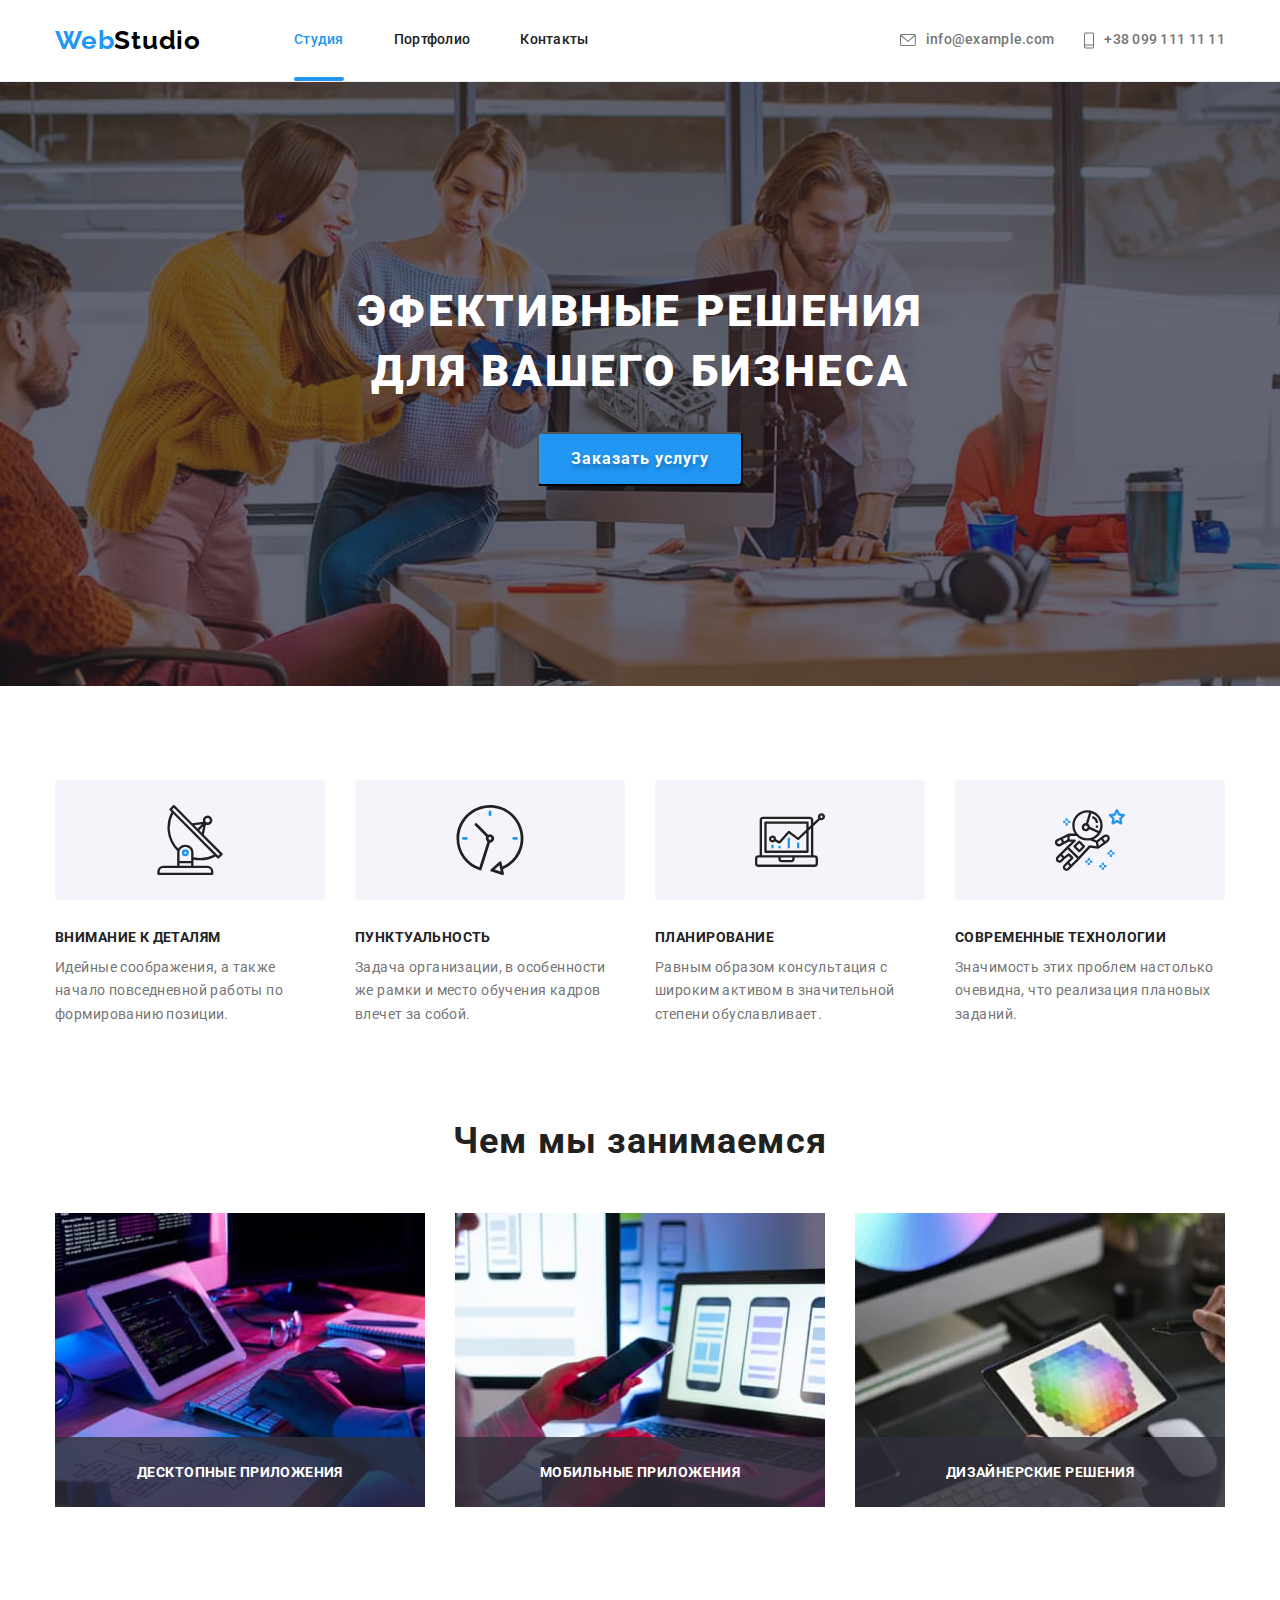
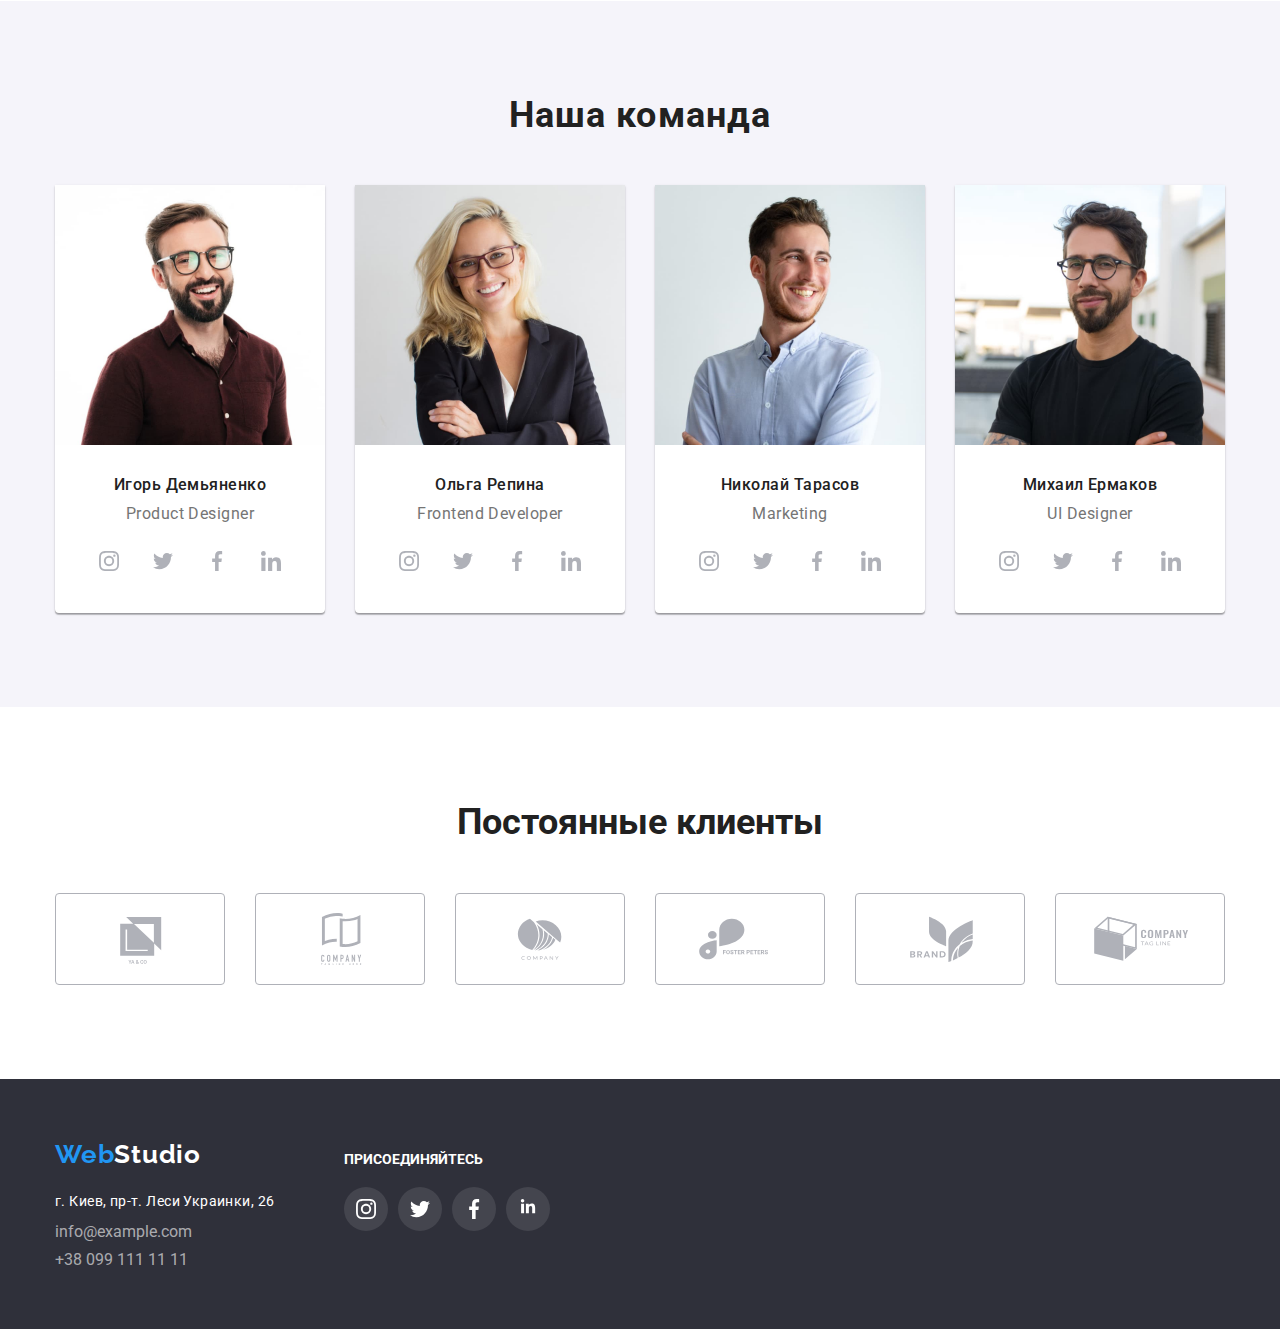
<file: index.html>
<!DOCTYPE html>
<html lang="ru">
    <head>
        <title>Cтудия</title>
    <meta charset="UTF-8">
    <link rel="preconnect" href="https://fonts.googleapis.com">
    <link rel="preconnect" href="https://fonts.gstatic.com" crossorigin>
    <link href="https://fonts.googleapis.com/css2?family=Raleway:wght@700&family=Roboto:wght@400;500;700;900&display=swap"
    rel="stylesheet">
    <link rel="stylesheet" href="https://cdnjs.cloudflare.com/ajax/libs/modern-normalize/1.1.0/modern-normalize.min.css">
    <link rel="stylesheet" href="./css/styles.css">
    </head>
    <body>
           <header class="header">
                <div class="container">
                    <div class="flex-box">
                    <nav class="main-nav">
                        <a class="logofull" href="./index.html"><span class="logo">Web</span><span class="logo-black">Studio</span></a>
                        <ul class="menu-nav">
                            <li class="link-nav"><a class="navlink current" href="./index.html">Студия</a></li>
                            <li class="link-nav"><a class="navlink" href="./portfolio.html">Портфолио</a></li>
                            <li class="link-nav"><a class="navlink" href="Контакты">Контакты</a></li>              
                        </ul>
                    </nav>
                    <ul class="contacts">
                        <li class="contact-items"><a class="contact" href="mailto:info@example.com">
                            <svg class="icons-header" width="16px" height="12px">
                            <use href="./images/icons.svg#icon-envelope"></use>
                            </svg>info@example.com
                        </a>
                        </li>
                        <li class="contact-items"><a class="contact" href="tel:+380991111111">
                            <svg  class="icons-header" width="10px" height="16.93px">
                            <use href="./images/icons.svg#icon-smartphone"></use>
                            </svg>+38 099 111 11 11
                        </a>
                    </li>
                    </ul>
                    </div>
                </div>
            </header>
    <main>
    <section class="for-user">

        <h1 class="title-for-user">ЭФЕКТИВНЫЕ РЕШЕНИЯ</br> ДЛЯ ВАШЕГО БИЗНЕСА</h1>


            <button data-modal-open class="button-text" type="button">Заказать услугу</button>
        <div class="backdrop is-hidden" data-modal>
            <div class="modal">
                <button data-modal-close class="but-close-modal">
                    <svg class="icon-close-modal" width="30px" height="30px">
                        <use href="./images/icons.svg#icon-close"></use>
                    </svg>
                </button>
            </div>
        </div>
    </section>
    <section class="benefits">
        <div class="container">
            <ul class="benefits-title-text">
                <li class="benefits-cont">
                    <div class="icon-benefits">
                    <svg class="icons-benefits" width="70px" height="70px">
                        <use href="./images/icons.svg#icon-antenna"></use>
                    </svg>
                    </div>
                    <h3 class="title-benefits">ВНИМАНИЕ К ДЕТАЛЯМ</h3>
                    <p class="text-benefits">Идейные соображения, а также начало повседневной работы по формированию
                        позиции.</p>
                </li>
                <li class="benefits-cont">
                    <div class="icon-benefits">
                    <svg class="icons-benefits" width="70px" height="70px">
                        <use href="./images/icons.svg#icon-clock"></use>
                    </svg>
                    </div>
                    <h3 class="title-benefits">ПУНКТУАЛЬНОСТЬ</h3>
                    <p class="text-benefits">Задача организации, в особенности же рамки и место обучения кадров влечет за
                        собой.</p>
                </li>
                <li class="benefits-cont">
                    <div class="icon-benefits">
                    <svg class="icons-benefits" width="70px" height="70px">
                        <use href="./images/icons.svg#icon-diagram"></use>
                    </svg>
                    </div>
                    <h3 class="title-benefits">ПЛАНИРОВАНИЕ</h3>
                    <p class="text-benefits">Равным образом консультация с широким активом в значительной степени
                        обуславливает.</p>
                </li>
                <li class="benefits-cont">
                    <div class="icon-benefits">
                    <svg class="icons-benefits" width="70px" height="70px">
                        <use href="./images/icons.svg#icon-astronaut"></use>
                    </svg>
                    </div>
                    <h3 class="title-benefits">СОВРЕМЕННЫЕ ТЕХНОЛОГИИ</h3>
                    <p class="text-benefits">Значимость этих проблем настолько очевидна, что реализация плановых заданий.
                    </p>
                </li>
    </section>
    <section class="about-us section">
        <div class="container">
            <h2 class="title-about-us">Чем мы занимаемся</h2>
            <ul class="img-about-us">
                <li class="img-list">
                    <img 
                    src="./images/photo1.jpg" 
                    alt="Рабочий стол" 
                    width="370"
                    height="294"
                    />
                    <div class="type-img-about-us"> <p class="type-work">ДЕСКТОПНЫЕ ПРИЛОЖЕНИЯ</p></div>
                </li>
                <li class="img-list">    
                    <img 
                    src="./images/photo2.jpg" 
                    alt="Смартфон и десктоп"
                    width="370"
                    height="294"
                    />
                    <div class="type-img-about-us"> <span class="type-work">МОБИЛЬНЫЕ ПРИЛОЖЕНИЯ</span></div>
                </li>
                <li class="img-list">
                    <img 
                    src="./images/photo3.jpg" 
                    alt="Планшет с градуировкой цвета"
                    width="370"
                    height="294"
                    />
                    <div class="type-img-about-us"> <span class="type-work">ДИЗАЙНЕРСКИЕ РЕШЕНИЯ</span></div>
            </ul>
            </div>
    </section>
    <section class="our-team section">
        <div class="container">
        <h2 class=title-our-team>Наша команда</h2>
        <ul class="img-cont">
            <li class="img-position"> 
                <img src="./images/product_designer.jpg"
                alt="Продукт-дизайнер"
                width="270"
                height="260"
                />
                <div class="bottom-box">
                    <h3 class="title-name">Игорь Демьяненко</h3>
                    <p class="work-position">Product Designer</p>
                    
                    <ul class="social-icons-list">
                        <li class="socials"><a class="social-items" href="https://www.instagram.com">
                                <svg class="social-icons" width="20px" height="20px">
                                    <use href="./images/icons.svg#icon-instagram"></use>
                                </svg>
                            </a>
                        </li>
                        <li class="socials"><a class="social-items" href="https://twitter.com">
                                <svg class="social-icons" width="20px" height="20px">
                                    <use href="./images/icons.svg#icon-twitter"></use>
                                </svg>
                            </a>
                        </li>
                        <li class="socials"><a class="social-items" href="https://www.facebook.com">
                                <svg class="social-icons" width="20px" height="20px">
                                    <use href="./images/icons.svg#icon-facebook"></use>
                                </svg>
                            </a>
                        </li>
                        <li class="socials"><a class="social-items" href="https://linkedin.com/">
                                <svg class="social-icons" width="20px" height="20px">
                                    <use href="./images/icons.svg#icon-linkedin"></use>
                                </svg>
                            </a>
                        </li>
                    </ul>
                    </svg>
                </div>
            </li>
            <li class="img-position">
                <img src="./images/frontend_developer.jpg" 
                alt="Фронтенд разработчик" 
                width="270" 
                height="260" 
                />
                <div class="bottom-box">
                    <h3 class="title-name">Ольга Репина</h3>
                    <p class="work-position">Frontend Developer</p>
                    <ul class="social-icons-list">
                        <li class="socials"><a class="social-items" href="https://www.instagram.com">
                                    <svg class="social-icons" width="20px" height="20px">
                                    <use href="./images/icons.svg#icon-instagram"></use>
                                </svg>
                            </a>
                        </li>
                        <li class="socials"><a class="social-items" href="https://twitter.com">
                                    <svg class="social-icons" width="20px" height="20px">
                                    <use href="./images/icons.svg#icon-twitter"></use>
                                </svg>
                            </a>
                        </li>
                        <li class="socials"><a class="social-items" href="https://www.facebook.com">
                                    <svg class="social-icons" width="20px" height="20px">
                                    <use href="./images/icons.svg#icon-facebook"></use>
                                </svg>
                            </a>
                        </li>
                        <li class="socials"><a class="social-items" href="https://linkedin.com/">
                                    <svg class="social-icons" width="20px" height="20px">
                                    <use href="./images/icons.svg#icon-linkedin"></use>
                                </svg>
                            </a>
                        </li>
                    </ul>
                </div>
            </li>
            <li class="img-position">
                <img src="./images/marketing.jpg" 
                alt="Маркетинг" 
                width="270" 
                height="260" 
                />
                <div class="bottom-box">
                    <h3 class="title-name">Николай Тарасов</h3>
                    <p class="work-position">Marketing</p>
                    <ul class="social-icons-list">
                        <li class="socials"><a class="social-items" href="https://www.instagram.com">
                                <svg class="social-icons" width="20px" height="20px">
                                    <use href="./images/icons.svg#icon-instagram"></use>
                                </svg>
                            </a>
                        </li>
                        <li class="socials"><a class="social-items" href="https://twitter.com">
                                <svg class="social-icons" width="20px" height="20px">
                                    <use href="./images/icons.svg#icon-twitter"></use>
                                </svg>
                            </a>
                        </li>
                        <li class="socials"><a class="social-items" href="https://www.facebook.com">
                                <svg class="social-icons" width="20px" height="20px">
                                    <use href="./images/icons.svg#icon-facebook"></use>
                                </svg>
                            </a>
                        </li>
                        <li class="socials"><a class="social-items" href="https://linkedin.com/">
                                <svg class="social-icons" width="20px" height="20px">
                                    <use href="./images/icons.svg#icon-linkedin"></use>
                                </svg>
                            </a>
                        </li>
                    </ul>
                </div>
            </li>
            <li class="img-position">
                <img src="./images/designer_ui.jpg" 
                alt="UI дизайнер" 
                width="270" 
                height="260" />
                <div class="bottom-box">
                    <h3 class="title-name">Михаил Ермаков</h3>
                    <p class="work-position">UI Designer</p>
                    <ul class="social-icons-list">
                        <li class="socials"><a class="social-items" href="https://www.instagram.com">
                                <svg class="social-icons" width="20px" height="20px">
                                    <use href="./images/icons.svg#icon-instagram"></use>
                                </svg>
                            </a>
                        </li>
                        <li class="socials"><a class="social-items" href="https://twitter.com">
                                <svg class="social-icons" width="20px" height="20px">
                                    <use href="./images/icons.svg#icon-twitter"></use>
                                </svg>
                            </a>
                        </li>
                        <li class="socials"><a class="social-items" href="https://www.facebook.com">
                                <svg class="social-icons" width="20px" height="20px">
                                    <use href="./images/icons.svg#icon-facebook"></use>
                                </svg>
                            </a>
                        </li>
                        <li class="socials"><a class="social-items" href="https://linkedin.com/">
                                <svg class="social-icons" width="20px" height="20px">
                                    <use href="./images/icons.svg#icon-linkedin"></use>
                                </svg>
                            </a>
                        </li>
                    </ul>
                </div>
            </li>
         </ul>
        </div>
      </section>
      <section class="clients section">
        <div class="container">
            <h2 class="title-client">Постоянные клиенты</h2>
            <ul class="client-list">
                <li class="client"><a class="client-link" href="#">
                    <svg class="client-icon" width="170px" height="92px">
                    <use href="./images/icons.svg#icon-client-1"></use>
                    </svg>
                    </a>
                </li>
                <li class="client"><a class="client-link" href="#">
                    <svg class="client-icon" width="170px" height="92px">
                    <use href="./images/icons.svg#icon-client-2"></use>
                    </svg>
                    </a>
                </li>
                <li class="client"><a class="client-link" href="#">
                    <svg class="client-icon" width="170px" height="92px">
                     <use href="./images/icons.svg#icon-client-3"></use>
                    </svg>
                    </a>
                </li>
                <li class="client"><a class="client-link" href="#">
                        <svg class="client-icon" width="170px" height="92px">
                        <use href="./images/icons.svg#icon-client-4"></use>
                        </svg>
                    </a>
                </li>
                <li class="client"><a class="client-link" href="#">
                    <svg class="client-icon" width="170px" height="92px">
                    <use href="./images/icons.svg#icon-client-5"></use>
                    </svg>
                    </a>
                </li>
                <li class="client"><a class="client-link" href="#">
                    <svg class="client-icon" width="170px" height="92px">
                    <use href="./images/icons.svg#icon-client-6"></use>
                    </svg>
                    </a>
                </li>
            </ul>
        </div>
        </section>
    </main>
            <footer class="footer">
                <div class="container">
                    <ul class="parts">
                    <li>
                        <a class="logofull" href="./index.html"><span class="logo">Web</span><span class="logo-white">Studio</span></a>
                        <address>
                            <ul class="contact-list-footer">
                                <li class="address-footer"><a class="contact-address" href="https://goo.gl/maps/3nvqBp6d8EfzjDu38">г. Киев, пр-т. Леси
                                        Украинки, 26</a></li>
                                <li class="mail-footer"><a class="contact-footer" href="mailto:info@example.com">info@example.com</a></li>
                                <li class="tel-footer"><a class="contact-footer" href="tel:+380991111111">+38 099 111 11 11</a></li>
                            </ul>
                        </address>
                    </li>
                    <li class="join-part">
                    <div>
                        <h4 class="join-tittle">ПРИСОЕДИНЯЙТЕСЬ</h4>
                            <ul class="join-list">
                                <li class="socials-join"><a class="join-link" href="https://www.instagram.com">
                                        <svg class="join-icons" width="20px" height="20px">
                                            <use href="./images/icons.svg#icon-instagram-1"></use>
                                        </svg>
                                    </a>
                                </li>
                                <li class="socials-join"><a class="join-link" href="https://twitter.com">
                                        <svg class="join-icons" width="20px" height="20px">
                                            <use href="./images/icons.svg#icon-twitter-1"></use>
                                        </svg>
                                    </a>
                                </li>
                                <li class="socials-join"><a class="join-link" href="https://www.facebook.com">
                                        <svg class="join-icons" width="20px" height="20px">
                                            <use href="./images/icons.svg#icon-facebook-1"></use>
                                        </svg>
                                    </a>
                                </li>
                                <li class="socials-join"><a class="join-link" href="https://linkedin.com/">
                                        <svg class="join-icons" width="20px" height="20px">
                                            <use href="./images/icons.svg#icon-linkedin-1"></use>
                                        </svg>
                                    </a>
                                </li>
                            </ul>
                        </li>
                        </ul>
                    </div>
                </address>
                </div>
            </footer>
    <script src="./js/modal.js"></script>
    </body>
</html>
</file>
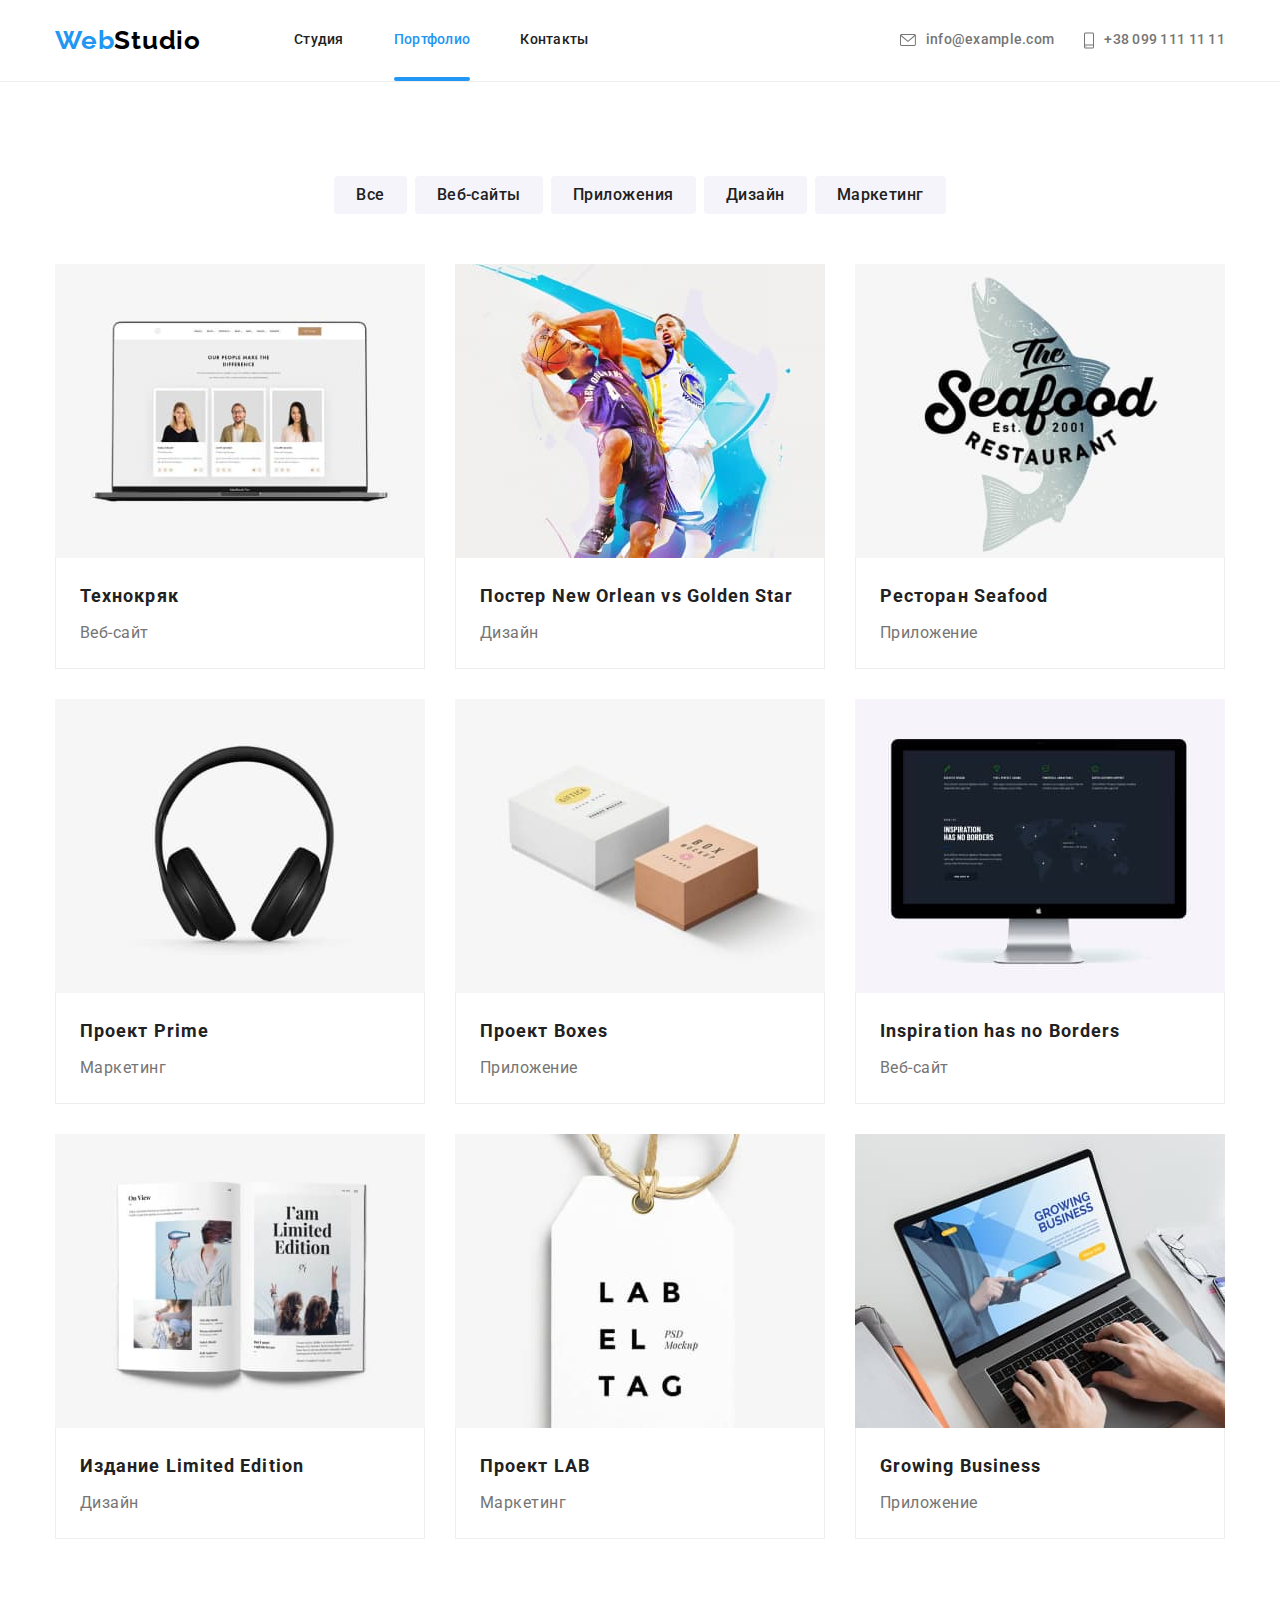
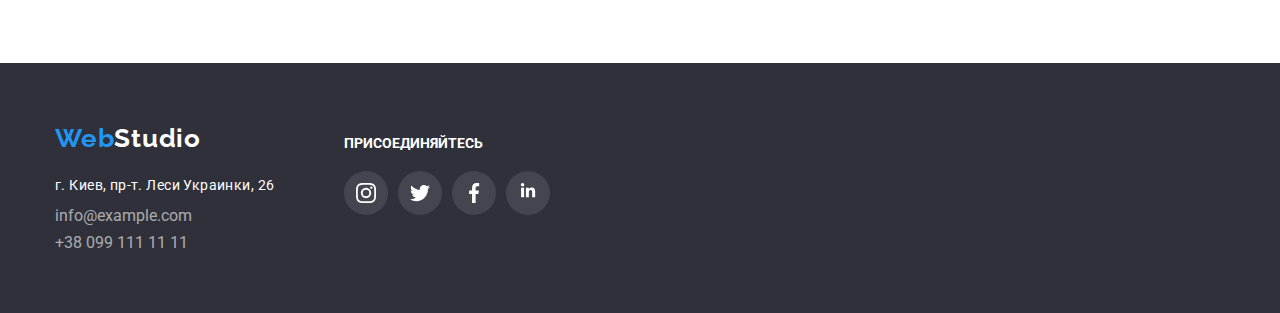
<file: portfolio.html>
<!DOCTYPE html>
<html lang="ru">
    <head>
    <title>Портфолио</title>
    <meta charset="UTF-8">
    <link rel="preconnect" href="https://fonts.googleapis.com">
    <link rel="preconnect" href="https://fonts.gstatic.com" crossorigin>
    <link href="https://fonts.googleapis.com/css2?family=Raleway:wght@700&family=Roboto:wght@400;500;700;900&display=swap"
    rel="stylesheet">
    <link rel="stylesheet" href="https://cdnjs.cloudflare.com/ajax/libs/modern-normalize/1.1.0/modern-normalize.min.css">
    <link rel="stylesheet" href="./css/styles.css">
</head>
<body>
    <header class="header">
        <div class="container">
            <div class="flex-box">
                <nav class="main-nav">
                    <a class="logofull" href="./index.html"><span class="logo">Web</span><span
                            class="logo-black">Studio</span></a>
                    <ul class="menu-nav">
                        <li class="link-nav"><a class="navlink" href="./index.html">Студия</a></li>
                        <li class="link-nav"><a class="navlink current" href="./portfolio.html">Портфолио</a></li>
                        <li class="link-nav"><a class="navlink" href="Контакты">Контакты</a></li>
                    </ul>
                </nav>
                <ul class="contacts">
                    <li class="contact-items"><a class="contact" href="mailto:info@example.com">
                            <svg class="icons-header" width="16px" height="12px">
                                <use href="./images/icons.svg#icon-envelope"></use>
                            </svg>info@example.com
                        </a>
                    </li>
                    <li class="contact-items"><a class="contact" href="tel:+380991111111">
                            <svg class="icons-header" width="10px" height="16.93px">
                                <use href="./images/icons.svg#icon-smartphone"></use>
                            </svg>+38 099 111 11 11
                        </a>
                    </li>
                </ul>
            </div>
        </div>
    </header>
    </div>
    <main>
        <section class="buttons-img section">
            <div class="container">
            <h1 class="hidden">Portfolio</h1>  <!-- скрыть !!!!-->
            <ul class="buttons">
            <li class="button-item"><button class="button" type="button">Все</button></li>
            <li class="button-item"><button class="button" type="button">Веб-сайты</button></li>
            <li class="button-item"><button class="button" type="button">Приложения</button></li>
            <li class="button-item"><button class="button" type="button">Дизайн</button></li>
            <li class="button-item"><button class="button" type="button">Маркетинг</button></li>
            </ul>
            <ul class="images-portfolio">
                <li class="images-foto"><a class="link-portfolio" href="#">
                    <div class="card">
                            <div class="actions">
                                <img src="./images/laptop.jpg" 
                                alt="Рабочий стол ноутбука" 
                                width="370" 
                                height="294"/>
                                <div class="card-text">
                                    <p>Технокряк это современная площадка распространения коронавируса. Компании используют эту
                                        платформу для цифрового шпионажа и атак на защищённые сервера конкурентов.</p>
                                </div>
                            </div>
                            <div class="portfolio-box">
                                <h2 class="title-portfolio">Технокряк</h2>
                                <p class="type-portfolio">Веб-сайт</p>
                            </div>
                    </div>
                    </a>
                </li>
                <li class="images-foto"><a class="link-portfolio" href="#">
                    <div class="card">
                        <div class="actions">
                            <img src="./images/sport.jpg" 
                            alt="Спортивный постер" 
                            width="370" 
                            height="294"/>
                            <div class="card-text">
                                <p>Технокряк это современная площадка распространения коронавируса. Компании используют эту
                                    платформу для цифрового шпионажа и атак на защищённые сервера конкурентов.</p>
                            </div>
                         </div>
                        <div class="portfolio-box">
                        <h2 class="title-portfolio">Постер New Orlean vs Golden Star</h2>
                        <p class="type-portfolio">Дизайн</p>
                        </div>
                    </div>    
                    </a>
                </li>
                <li class="images-foto"><a class="link-portfolio" href="#">
                    <div class="card">
                        <div class="actions">
                            <img src="./images/logo.jpg" 
                            alt="Логотип Seafood" 
                            width="370" 
                            height="294"/>
                            <div class="card-text">
                                <p>Технокряк это современная площадка распространения коронавируса. Компании используют эту
                                    платформу для цифрового шпионажа и атак на защищённые сервера конкурентов.</p>
                            </div>
                        </div>
                        <div class="portfolio-box">
                        <h2 class="title-portfolio">Ресторан Seafood</h2>
                        <p class="type-portfolio">Приложение</p>
                        </div>
                    </div>
                    </a>
                </li>
                <li class="images-foto"><a class="link-portfolio" href="#">
                    <div class="card">
                        <div class="actions">
                            <img src="./images/hearphones.jpg" 
                            alt="Проект Prime" 
                            width="370" 
                            height="294"/>
                            <div class="card-text">
                                <p>Технокряк это современная площадка распространения коронавируса. Компании используют эту
                                    платформу для цифрового шпионажа и атак на защищённые сервера конкурентов.</p>
                            </div>
                        </div>
                        <div class="portfolio-box">
                        <h2 class="title-portfolio">Проект Prime</h2>
                        <p class="type-portfolio">Маркетинг</p>
                        </div>
                    </div>
                    </a>
                </li>
                <li class="images-foto"><a class="link-portfolio" href="#">
                    <div class="card">
                        <div class="actions">
                            <img src="./images/boxes.jpg" 
                            alt="Проект Boxes" 
                            width="370" 
                            height="294"/>
                            <div class="card-text">
                                <p>Технокряк это современная площадка распространения коронавируса. Компании используют эту
                                    платформу для цифрового шпионажа и атак на защищённые сервера конкурентов.</p>
                            </div>
                        </div>
                        <div class="portfolio-box">
                        <h2 class="title-portfolio">Проект Boxes</h2>
                        <p class="type-portfolio">Приложение</p>
                        </div>
                    </div>
                    </a>
                </li>
                <li class="images-foto"><a class="link-portfolio" href="#">
                    <div class="card">
                        <div class="actions">
                            <img src="./images/monitor.jpg" 
                            alt="Монитор" 
                            width="370" 
                            height="294"/>
                            <div class="card-text">
                                <p>Технокряк это современная площадка распространения коронавируса. Компании используют эту
                                    платформу для цифрового шпионажа и атак на защищённые сервера конкурентов.</p>
                            </div>
                        </div>
                            <div class="portfolio-box">
                            <h2 class="title-portfolio">Inspiration has no Borders</h2>
                            <p class="type-portfolio">Веб-сайт</p>
                            </div>
                    </div>
                    </a>
                </li>
                <li class="images-foto"><a class="link-portfolio" href="#">
                    <div class="card">
                        <div class="actions">
                            <img src="./images/book.jpg" 
                            alt="Книга" 
                            width="370" 
                            height="294"/>
                            <div class="card-text">
                                <p>Технокряк это современная площадка распространения коронавируса. Компании используют эту
                                    платформу для цифрового шпионажа и атак на защищённые сервера конкурентов.</p>
                            </div>
                        </div>
                        <div class="portfolio-box">
                        <h2 class="title-portfolio">Издание Limited Edition</h2>
                        <p class="type-portfolio">Дизайн</p>
                        </div>
                    </div>
                    </a>
                </li>
                <li class="images-foto"><a class="link-portfolio" href="#">
                    <div class="card">
                        <div class="actions">
                            <img src="./images/label.jpg" 
                            alt="Бирка" 
                            width="370" 
                            height="294"/>
                            <div class="card-text">
                                <p>Технокряк это современная площадка распространения коронавируса. Компании используют эту
                                    платформу для цифрового шпионажа и атак на защищённые сервера конкурентов.</p>
                            </div>
                        </div>
                        <div class="portfolio-box">
                        <h2 class="title-portfolio">Проект LAB</h2>
                        <p class="type-portfolio">Маркетинг</p>
                        </div>
                    </div>
                    </a>
                </li>
                <li class="images-foto"><a class="link-portfolio" href="#">
                    <div class="card">
                        <div class="actions">
                            <img src="./images/worklaptop.jpg" 
                            alt="Ноутбук" 
                            width="370" 
                            height="294"/>
                            <div class="card-text">
                                <p>Технокряк это современная площадка распространения коронавируса. Компании используют эту
                                    платформу для цифрового шпионажа и атак на защищённые сервера конкурентов.</p>
                            </div> 
                        </div>
                        <div class="portfolio-box">
                        <h2 class="title-portfolio">Growing Business</h2>
                        <p class="type-portfolio">Приложение</p>
                        </div>
                    </div>
                    </a>
                </li>      
            </ul>
            </div>
        </section>
    </main>
    <footer class="footer">
        <div class="container">
        <ul class="parts">
            <li>
                <a class="logofull" href="./index.html"><span class="logo">Web</span><span class="logo-white">Studio</span></a>
                <address>
                    <ul class="contact-list-footer">
                        <li class="address-footer"><a class="contact-address" href="https://goo.gl/maps/3nvqBp6d8EfzjDu38">г.
                                Киев, пр-т. Леси
                                Украинки, 26</a></li>
                        <li class="mail-footer"><a class="contact-footer" href="mailto:info@example.com">info@example.com</a>
                        </li>
                        <li class="tel-footer"><a class="contact-footer" href="tel:+380991111111">+38 099 111 11 11</a></li>
                    </ul>
                </address>
            </li>
            <li class="join-part">
                <div>
                    <h4 class="join-tittle">ПРИСОЕДИНЯЙТЕСЬ</h4>
                    <ul class="join-list">
                        <li class="socials-join"><a class="join-link" href="https://www.instagram.com">
                                <svg class="join-icons" width="20px" height="20px">
                                    <use href="./images/icons.svg#icon-instagram-1"></use>
                                </svg>
                            </a>
                        </li>
                        <li class="socials-join"><a class="join-link" href="https://twitter.com">
                                <svg class="join-icons" width="20px" height="20px">
                                    <use href="./images/icons.svg#icon-twitter-1"></use>
                                </svg>
                            </a>
                        </li>
                        <li class="socials-join"><a class="join-link" href="https://www.facebook.com">
                                <svg class="join-icons" width="20px" height="20px">
                                    <use href="./images/icons.svg#icon-facebook-1"></use>
                                </svg>
                            </a>
                        </li>
                        <li class="socials-join"><a class="join-link" href="https://linkedin.com/">
                                <svg class="join-icons" width="20px" height="20px">
                                    <use href="./images/icons.svg#icon-linkedin-1"></use>
                                </svg>
                            </a>
                        </li>
                    </ul>
            </li>
        </ul>
        </address>
        </div>
    </footer>
</body>
</html>
</file>
<file: css/styles.css>
:root {
  /* Цвет основного текста */
  --main-text-color: #757575;
  /* Цвет текста навигаций */
  --color-text-nav: #212121;
  /* Цвет акцента */
  --color-accent: #2196f3;
  /* Цвет основого фона */
  --background-color-main: #e5e5e5;
  /* Цвет фона футера и раздела заказа */
  --background-color: #2f303a;
  /* Цвет фона кнопок */
  --background-buttons: #f5f4fa;
  /* цвет кнопок и адреса */
  --color-but-add: #fff;

  --color-icons: #afb1b8;

  --timing-function: cubic-bezier(0.4, 0, 0.2, 1);
}
body {
  font-family: Roboto, sans-serif;
  color: var(--main-text-color);
}

ul {
  list-style: none;
}

img {
  display: block;
}
.container {
  margin-left: auto;
  margin-right: auto;
  width: 1200px;
  padding-left: 15px;
  padding-right: 15px;
}
/* Header */

.header {
  border-bottom: 1px solid #eeeeee;
}

/* logo */
.logofull {
  font-family: Raleway, sans-serif;
  font-weight: 700;
  font-size: 26px;
  line-height: 1.19;
  letter-spacing: 0.03em;
  text-decoration: none;
}

.logo {
  color: var(--color-accent);
}
.logo-black {
  color: #000;
}

.logo-white {
  color: var(--color-but-add);
}

/* Menu-nav */
.flex-box {
  display: flex;
}

.main-nav,
.contacts {
  display: flex;
  align-items: center;
}

.menu-nav {
  display: flex;
  margin-left: 93px;
  padding-left: 0;
  margin-top: 0px;
  margin-bottom: 0px;
}
.navlink {
  position: relative;
}
.current::after {
  content: '';
  display: block;
  width: 100%;
  height: 4px;
  background-color: var(--color-accent);
  position: absolute;
  bottom: -1px;
  border-radius: 2px;
  color: var(--color-accent);
}

.menu-nav .link-nav:not(:last-child) {
  margin-right: 50px;
}
.menu-nav .navlink {
  display: block;
  align-items: center;
  padding-top: 32px;
  padding-bottom: 32px;
  font-weight: 500;
  font-size: 14px;
  line-height: 1.14;
  letter-spacing: 0.02em;
  text-decoration: none;
  color: var(--color-text-nav);
  /* CSS-переход */
  transition-property: color;
  transition-duration: 250ms;
  transition-timing-function: var(--timing-function);
  transition-delay: 0ms;
}

.menu-nav .current {
  color: var(--color-accent);
}

.menu-nav .active {
  color: var(--color-accent);
}

.menu-nav .navlink:hover,
.menu-nav .navlink:focus {
  color: var(--color-accent);
}

.contacts {
  margin-left: auto;
  padding-left: 0px;
  margin-top: 0px;
  margin-bottom: 0px;
}
.icons-header {
  margin-right: 10px;
}
.contacts .contact-items:not(:last-child) {
  margin-right: 30px;
}

.contact {
  padding-top: 32px;
  padding-bottom: 32px;
  display: flex;
  align-items: center;
}
.contacts .contact,
.footer .contact {
  font-style: normal;
  font-weight: 500;
  font-size: 14px;
  line-height: 1.14;
  letter-spacing: 0.02em;
  text-decoration: none;
  color: var(--main-text-color);
  /* CSS-переход */
  transition-property: color;
  transition-duration: 250ms;
  transition-timing-function: var(--timing-function);
  transition-delay: 0ms;
}

.contacts .contact:hover,
.contacts .contact:focus {
  color: var(--color-accent);
}

.icons-header {
  fill: var(--main-text-color);
  /* CSS-переход */
  transition-property: fill;
  transition-duration: 250ms;
  transition-timing-function: var(--timing-function);
  transition-delay: 0ms;
}
.contact:hover .icons-header,
.contact:focus .icons-header {
  fill: var(--color-accent);
}

/* Buttons */
.buttons {
  padding: 0px;
  margin-top: 0px;
  margin-bottom: 0px;
  display: flex;
  justify-content: center;
}
.buttons .button {
  font-family: Roboto;
  color: var(--color-text-nav);
  background-color: var(--background-buttons);
  font-weight: 500;
  font-size: 16px;
  line-height: 1.625;
  letter-spacing: 0.03em;
  cursor: pointer;
  border-radius: 4px;
  border: transparent;
  padding: 6px 22px;
  /* CSS-переход */
  transition-property: color, background-color, box-shadow;
  transition-duration: 250ms;
  transition-timing-function: var(--timing-function);
  transition-delay: 0ms;
}

.buttons .button:hover,
.buttons .button:focus {
  box-shadow: 0px 3px 1px rgba(0, 0, 0, 0.1), 0px 1px 2px rgba(0, 0, 0, 0.08),
    0px 2px 2px rgba(0, 0, 0, 0.12);
  color: var(--color-but-add);
  background-color: var(--color-accent);
}

.button-item:not(:last-child) {
  margin-right: 8px;
}
/* Portfolio */
.images-portfolio {
  display: flex;
  flex-wrap: wrap;
  padding: 0px;
  margin-top: 50px;
  margin-bottom: 0px;
}

.images-portfolio .title-portfolio {
  font-weight: 700;
  font-size: 18px;
  line-height: 2;
  letter-spacing: 0.06em;
  color: var(--color-text-nav);
  margin-top: 0px;
  margin-bottom: 0px;
}
.images-portfolio .type-portfolio {
  font-size: 16px;
  line-height: 1.875;
  letter-spacing: 0.03em;
  padding: 0px;
  margin-top: 0px;
  margin-bottom: 0px;
  padding-top: 4px;
  color: var(--main-text-color);
}
.portfolio-box {
  padding: 20px 24px;
  border-bottom: 1px solid #eeeeee;
  border-left: 1px solid #eeeeee;
  border-right: 1px solid #eeeeee;
}
.images-foto {
  margin-right: 30px;
  margin-bottom: 30px;
}

.images-foto:nth-child(3n) {
  margin-right: 0px;
}
/* Footer */

.footer {
  background-color: var(--background-color);
  padding-top: 60px;
  padding-bottom: 60px;
}

.contact-footer {
  color: rgba(255, 255, 255, 0.6);
  text-decoration: none;
  font-style: normal;
}

.mail-footer {
  margin-top: 9px;
}

.tel-footer {
  margin-top: 9px;
}

.address-footer {
  margin-top: 20px;
}

.footer .contact-address {
  font-style: normal;
  color: var(--color-but-add);
  font-family: Roboto;
  font-size: 14px;
  line-height: 1.71;
  letter-spacing: 0.03em;
  text-decoration: none;
}
/* footer join */
.join-part {
  display: flex;
  flex-direction: column;
  margin-left: 70px;
  margin-top: 12px;
}

.join-tittle {
  color: var(--color-but-add);
  font-style: normal;
  font-weight: bold;
  font-size: 14px;
  line-height: 16px;
  letter-spacing: 1.143;
  margin-top: 0px;
  margin-bottom: 20px;
}

.join-list {
  display: flex;
  align-items: center;
  padding: 0px;
  margin: 0px;
}

.join-link {
  display: flex;
  align-items: center;
  justify-content: center;
  width: 44px;
  height: 44px;
  border-radius: 50%;
  background-color: rgba(255, 255, 255, 0.1);
  /* CSS-переход */
  transition-property: background-color;
  transition-duration: 250ms;
  transition-timing-function: var(--timing-function);
  transition-delay: 0ms;
}
.socials-join + .socials-join {
  margin-left: 10px;
}

.join-link:hover,
.join-link:focus {
  background-color: var(--color-accent);
}

.join-icons {
  fill: var(--color-but-add);
}

.parts {
  padding: 0px;
  margin: 0px;
  display: flex;
}

/* Main index */
.title-benefits {
  color: var(--color-text-nav);
  font-weight: 700;
  font-size: 14px;
  line-height: 1.14;
  letter-spacing: 0.03em;
  margin-top: 0px;
  margin-bottom: 0px;
}

.text-benefits {
  font-size: 14px;
  line-height: 1.71;
  letter-spacing: 0.03em;
  margin-top: 10px;
  margin-bottom: 0px;
}

.title-about-us {
  font-weight: 700;
  font-size: 36px;
  line-height: 1.16;
  text-align: center;
  letter-spacing: 0.03em;
  color: var(--color-text-nav);
}

.title-our-team {
  font-weight: 700;
  font-size: 36px;
  line-height: 1.12;
  text-align: center;
  letter-spacing: 0.03em;
  color: var(--color-text-nav);
  margin-top: 0px;
  margin-bottom: 50px;
}

.our-team {
  background-color: var(--background-buttons);
}

.bottom-box {
  padding-top: 30px;
  padding-bottom: 30px;
}
.title-name {
  font-weight: 500;
  font-size: 16px;
  line-height: 1.187;
  letter-spacing: 0.03em;
  color: var(--color-text-nav);
  margin-top: 0px;
  margin-bottom: 0px;
  text-align: center;
  padding-bottom: 10px;
}
.work-position {
  font-size: 16px;
  line-height: 1.187;
  letter-spacing: 0.03em;
  margin-top: 0px;
  margin-bottom: 0px;
  text-align: center;
}

/* HEROOOOOO */

.for-user {
  background-image: linear-gradient(to bottom, rgba(47, 48, 58, 0.4), rgba(47, 48, 58, 0.4)),
    url('../images/background_hero.jpg');
  background-repeat: no-repeat;
  background-position: 50% 50%;
  background-size: cover;
  display: flex;
  align-items: center;
  flex-direction: column;
  padding-top: 200px;
  padding-bottom: 200px;
}
.title-for-user {
  font-weight: 900;
  font-size: 44px;
  line-height: 1.36;
  text-align: center;
  letter-spacing: 0.06em;
  text-transform: uppercase;
  color: var(--color-but-add);
  margin-bottom: 0px;
  margin-top: 0px;
  padding-bottom: 30px;
}

.button-text {
  font-weight: 700;
  font-size: 16px;
  line-height: 1.875;
  letter-spacing: 0.06em;
  background-color: var(--color-accent);
  color: var(--color-but-add);
  cursor: pointer;
  text-shadow: 0px 4px 4px rgba(0, 0, 0, 0.25);
  border-radius: 4px;
  padding: 10px 32px;
  /* CSS-переход */
  transition-property: background-color;
  transition-duration: 250ms;
  transition-timing-function: var(--timing-function);
  transition-delay: 0ms;
}
.button-text:hover,
.button-text:focus {
  background-color: #188ce8;
}

.img-position {
  width: 270px;
  background-color: var(--color-but-add);
  border: none;
  box-shadow: 0px 1px 3px rgba(0, 0, 0, 0.12), 0px 1px 1px rgba(0, 0, 0, 0.14),
    0px 2px 1px rgba(0, 0, 0, 0.2);
  border-radius: 0px 0px 4px 4px;
}
.img-cont {
  display: flex;
  padding-left: 0px;
  margin-top: 0px;
  margin-bottom: 0px;
}

.img-position:not(:last-child) {
  margin-right: 30px;
}
.section {
  padding-top: 94px;
  padding-bottom: 94px;
}
.benefits {
  padding-top: 94px;
}

.benefits-title-text {
  display: flex;
  padding: 0px;
  margin: 0px;
}

.benefits-cont {
  width: 270px;
}
.benefits-cont:not(:last-child) {
  margin-right: 30px;
}

.img-about-us {
  display: flex;
  margin-top: 0px;
  margin-bottom: 0px;
  padding: 0px;
}
.title-about-us {
  margin-top: 0px;
  margin-bottom: 50px;
}

.img-about-us li:not(:last-child) {
  margin-right: 30px;
}

.contact-list-footer {
  margin-top: 0px;
  padding: 0px;
  margin-bottom: 0px;
}

.hidden {
  display: none;
}

/* our team  */
.social-icons-list {
  display: flex;
  justify-content: center;
  align-items: center;
  padding: 16px 32px 0px 32px;
}
.socials + .socials {
  margin-left: 10px;
}
.social-items {
  display: flex;
  align-items: center;
  justify-content: center;
  width: 44px;
  height: 44px;
  border-radius: 50%;
  /* CSS-переход */
  transition-property: background-color;
  transition-duration: 250ms;
  transition-timing-function: var(--timing-function);
  transition-delay: 0ms;
}

.social-items:hover,
.social-items:focus {
  background-color: var(--color-accent);
}

.social-items .social-icons {
  fill: var(--color-icons);
  /* CSS-переход */
  transition-property: fill;
  transition-duration: 250ms;
  transition-timing-function: var(--timing-function);
  transition-delay: 0ms;
}

.social-items:hover .social-icons,
.social-items:focus .social-icons {
  fill: var(--color-but-add);
}

/* clients */
.title-client {
  color: var(--color-text-nav);
  font-weight: bold;
  font-size: 36px;
  line-height: 42px;
  text-align: center;
  letter-spacing: 1.17;
  margin-top: 0px;
  margin-bottom: 50px;
}

.client-list {
  display: flex;
}

.client-list {
  padding: 0px;
  margin: 0px;
}
.client + .client {
  margin-left: 30px;
}

.client-icon {
  fill: var(--color-icons);
  /* CSS-переход */
  transition-property: fill;
  transition-duration: 250ms;
  transition-timing-function: var(--timing-function);
  transition-delay: 0ms;
}

.client {
  display: flex;
}

.client-link {
  width: 170px;
  height: 92px;
  border: 1px solid var(--color-icons);
  border-radius: 4px;
  /* CSS-переход */
  transition-property: fill, border;
  transition-duration: 250ms;
  transition-timing-function: var;
  transition-delay: 0ms;
}

.client-link:hover,
.client-link:focus {
  fill: var(--color-accent);
  border: 1px solid var(--color-accent);
}

.client-link:hover .client-icon,
.client-link:focus .client-icon {
  fill: var(--color-accent);
}
.link-portfolio {
  text-decoration: none;
}
.link-portfolio .card {
  /* CSS-переход */
  transition-property: box-shadow;
  transition-duration: 250ms;
  transition-timing-function: var(--timing-function);
  transition-delay: 0ms;
}

.link-portfolio:hover .card {
  box-shadow: 0px 1px 1px rgba(0, 0, 0, 0.12), 0px 4px 4px rgba(0, 0, 0, 0.06),
    1px 4px 6px rgba(0, 0, 0, 0.16);
}

.icon-benefits {
  width: 270px;
  height: 120px;
  background-color: var(--background-buttons);
  border-radius: 4px;
  margin-bottom: 30px;
  display: flex;
  align-items: center;
  justify-content: center;
}
.img-list {
  position: relative;
}
.type-img-about-us {
  background: rgba(47, 48, 58, 0.8);
  position: absolute;
  bottom: 0;
  width: 370px;
  height: 70px;
  font-weight: bold;
  font-size: 14px;
  line-height: 16px;
  letter-spacing: 0.03em;
  color: var(--color-but-add);
  display: flex;
  align-items: center;
  justify-content: center;
}

.actions {
  position: relative;
  overflow: hidden;
}

.card-text {
  display: flex;
  padding-left: 24px;
  padding-right: 24px;
  flex-wrap: wrap;
  align-items: center;
  position: absolute;
  background: rgba(33, 150, 243, 0.9);
  color: var(--color-but-add);
  width: 100%;
  height: 100%;
  bottom: 0;
  font-weight: 400;
  font-size: 18px;
  line-height: 1.56;
  letter-spacing: 0.03em;
  transform: translateY(101%);
  transition-property: transform;
  transition-duration: 250ms;
  transition-timing-function: var(--timing-function);
  transition-delay: 0ms;
}

.link-portfolio:hover .card-text {
  transform: translateY(0%);
}
/* Модалка + бэкдроп */
.backdrop {
  position: fixed;
  background-color: rgba(0, 0, 0, 0.2);
  top: 0;
  left: 0;
  width: 100%;
  height: 100%;
  z-index: 1;
  opacity: 1;
  transition: opacity;
  transition-duration: 250ms;
  transition-timing-function: var(--timing-function);
}
.backdrop.is-hidden {
  opacity: 0;
  pointer-events: none;
}

.backdrop.is-hidden .modal {
  transform: translate(-50%, -50%) scale(0.1);
}

.modal {
  position: absolute;
  top: 50%;
  left: 50%;
  transform: translate(-50%, -50%) scale(1);
  width: 528px;
  height: 591px;
  background-color: var(--color-but-add);
  box-shadow: 0px 1px 3px rgba(0, 0, 0, 0.12), 0px 1px 1px rgba(0, 0, 0, 0.14),
    0px 2px 1px rgba(0, 0, 0, 0.2);
  border-radius: 4px;
  transition: transform;
  transition-duration: 250ms;
  transition-timing-function: var(--timing-function);
}

.but-close-modal {
  position: absolute;
  top: 8px;
  right: 8px;
  border: none;
  background-color: var(--color-but-add);
  padding: 0px;
  cursor: pointer;
}
</file>
